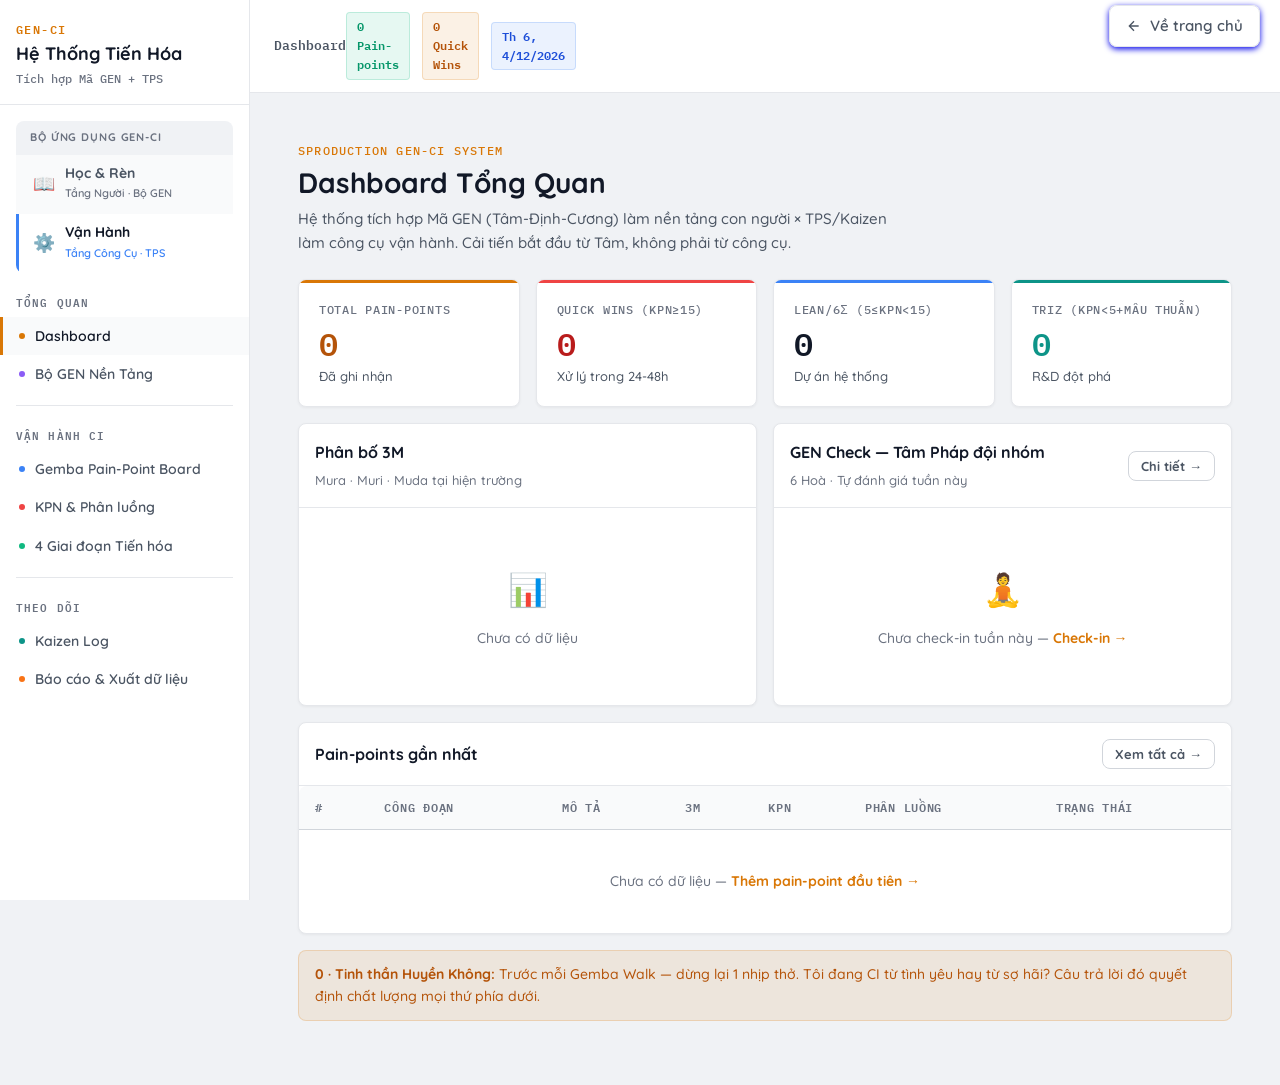
<file: docs/GEN-CI-Van-Hanh.html>
<!DOCTYPE html>
<html lang="vi">
<head>
<meta charset="UTF-8">
<meta name="viewport" content="width=device-width, initial-scale=1.0">
<title>SProduction GEN-CI System (Light Mode)</title>
<!-- Đổi sang font Quicksand + Giữ lại Mono cho số liệu/bảng biểu -->
<link href="https://fonts.googleapis.com/css2?family=IBM+Plex+Mono:wght@400;500;600&family=Quicksand:wght@400;500;600;700&display=swap" rel="stylesheet">
<style>
:root {
  /* LIGHT THEME VARIABLES */
  --bg:       #f0f2f5;
  --bg2:      #ffffff;
  --bg3:      #f9fafb;
  --bg4:      #f3f4f6;
  --line:     #e5e7eb;
  --line2:    #d1d5db;
  --text:     #111827;
  --text2:    #4b5563;
  --text3:    #6b7280;
  
  --gold:     #d97706;
  --gold2:    #b45309;
  --green:    #10b981;
  --green2:   #059669;
  --blue:     #3b82f6;
  --blue2:    #1d4ed8;
  --red:      #ef4444;
  --red2:     #b91c1c;
  --orange:   #f97316;
  --orange2:  #c2410c;
  --purple:   #8b5cf6;
  --teal:     #0d9488;
  
  --r:        8px;
  --mono:     'IBM Plex Mono', monospace;
  --sans:     'Quicksand', sans-serif;
}
*{box-sizing:border-box;margin:0;padding:0}
html{scroll-behavior:smooth}
body{background:var(--bg);color:var(--text);font-family:var(--sans);font-size:15px;line-height:1.6;min-height:100vh; font-weight:500;}
::-webkit-scrollbar{width:6px;height:6px}
::-webkit-scrollbar-track{background:var(--bg)}
::-webkit-scrollbar-thumb{background:var(--line2);border-radius:4px}

/* ── LAYOUT ── */
.shell{display:grid;grid-template-columns:250px 1fr;min-height:100vh}
.sidebar{background:var(--bg2);border-right:1px solid var(--line);display:flex;flex-direction:column;position:sticky;top:0;height:100vh;overflow-y:auto}
.main{overflow-x:hidden}

/* ── SIDEBAR ── */
.sb-logo{padding:20px 16px 16px;border-bottom:1px solid var(--line)}
.sb-logo .mark{font-family:var(--mono);font-size:12px;font-weight:600;letter-spacing:.12em;color:var(--gold);text-transform:uppercase}
.sb-logo .name{font-size:18px;font-weight:700;color:var(--text);margin-top:4px;line-height:1.2}
.sb-logo .ver{font-family:var(--mono);font-size:12px;color:var(--text3);margin-top:4px}
.sb-section{padding:12px 0 4px}
.sb-label{font-family:var(--mono);font-size:11px;font-weight:600;letter-spacing:.1em;color:var(--text3);padding:0 16px 6px;text-transform:uppercase}
.sb-item{display:flex;align-items:center;gap:10px;padding:8px 16px;cursor:pointer;font-size:14px;font-weight:600;color:var(--text2);transition:all .12s;border-left:3px solid transparent;text-decoration:none}
.sb-item:hover{background:var(--bg3);color:var(--text)}
.sb-item.on{color:var(--text);background:var(--bg3);border-left-color:var(--gold)}
.sb-dot{width:6px;height:6px;border-radius:50%;flex-shrink:0}
.sb-divider{height:1px;background:var(--line);margin:8px 16px}

/* ── TOPBAR ── */
.topbar{display:flex;align-items:center;justify-content:space-between;padding:12px 24px;background:var(--bg2);border-bottom:1px solid var(--line);position:sticky;top:0;z-index:50}
.tb-breadcrumb{display:flex;align-items:center;gap:8px;font-family:var(--mono);font-size:13px;color:var(--text3)}
.tb-breadcrumb span{color:var(--text2); font-weight:600;}
.tb-right{display:flex;align-items:center;gap:12px; justify-content: flex-start;margin-right: 700px; }
.badge{font-family:var(--mono);font-size:12px;padding:4px 10px;border-radius:4px;font-weight:600}
.badge-green{background:#10b9811a;color:var(--green2);border:1px solid #10b98133}
.badge-gold{background:#d977061a;color:var(--gold2);border:1px solid #d9770633}
.badge-red{background:#ef44441a;color:var(--red2);border:1px solid #ef444433}
.badge-blue{background:#3b82f61a;color:var(--blue2);border:1px solid #3b82f633}
.badge-gray{background:var(--bg4);color:var(--text2);border:1px solid var(--line2)}

/* ── PAGE ── */
.page{display:none;padding:24px;animation:fadeUp .2s ease}
.page.on{display:block}
@keyframes fadeUp{from{opacity:0;transform:translateY(8px)}to{opacity:1;transform:translateY(0)}}

/* ── SECTION HEADERS ── */
.ph{display:flex;align-items:flex-start;justify-content:space-between;margin-bottom:24px;gap:16px}
.ph-left .eyebrow{font-family:var(--mono);font-size:12px;letter-spacing:.1em;color:var(--gold);text-transform:uppercase;margin-bottom:6px}
.ph-left h1{font-size:28px;font-weight:700;color:var(--text);line-height:1.2}
.ph-left p{font-size:15px;color:var(--text2);margin-top:8px;max-width:600px;line-height:1.6}
.ph-actions{display:flex;gap:8px;flex-shrink:0;flex-wrap:wrap}

/* ── BUTTONS ── */
.btn{display:inline-flex;align-items:center;gap:6px;padding:8px 16px;border-radius:var(--r);font-size:14px;font-family:var(--sans);font-weight:700;cursor:pointer;border:1px solid var(--line2);background:var(--bg2);color:var(--text2);transition:all .12s}
.btn:hover{background:var(--bg4);color:var(--text);border-color:var(--text3)}
.btn-primary{background:var(--gold);border-color:var(--gold);color:#fff}
.btn-primary:hover{background:var(--gold2);border-color:var(--gold2);color:#fff}
.btn-green{background:#10b9811a;border-color:#10b98133;color:var(--green2)}
.btn-green:hover{background:#10b98126}
.btn-red{background:#ef44441a;border-color:#ef444433;color:var(--red2)}
.btn-red:hover{background:#ef444426}
.btn-sm{padding:6px 12px;font-size:13px}
.btn-icon{width:32px;height:32px;padding:0;justify-content:center;font-size:16px}

/* ── GRID ── */
.grid2{display:grid;grid-template-columns:1fr 1fr;gap:16px}
.grid3{display:grid;grid-template-columns:1fr 1fr 1fr;gap:16px}
.grid4{display:grid;grid-template-columns:repeat(4,1fr);gap:16px}

/* ── CARDS ── */
.card{background:var(--bg2);border:1px solid var(--line);border-radius:var(--r);overflow:hidden; box-shadow: 0 1px 3px rgba(0,0,0,0.05);}
.card-head{padding:16px;border-bottom:1px solid var(--line);display:flex;align-items:center;justify-content:space-between}
.card-title{font-size:16px;font-weight:700;color:var(--text)}
.card-sub{font-size:13px;color:var(--text3);margin-top:4px}
.card-body{padding:16px}

/* ── STAT CARDS ── */
.stat{background:var(--bg2);border:1px solid var(--line);border-radius:var(--r);padding:20px;position:relative;overflow:hidden; box-shadow: 0 1px 3px rgba(0,0,0,0.05);}
.stat::before{content:'';position:absolute;top:0;left:0;right:0;height:3px}
.stat-green::before{background:var(--green)}
.stat-gold::before{background:var(--gold)}
.stat-red::before{background:var(--red)}
.stat-blue::before{background:var(--blue)}
.stat-teal::before{background:var(--teal)}
.stat-label{font-family:var(--mono);font-size:12px;letter-spacing:.06em;color:var(--text3);text-transform:uppercase;margin-bottom:8px; font-weight:500;}
.stat-val{font-family:var(--mono);font-size:32px;font-weight:600;line-height:1; color:var(--text)}
.stat-sub{font-size:13px;color:var(--text2);margin-top:6px}

/* ── FORMS ── */
.field{display:flex;flex-direction:column;gap:6px}
.field label{font-size:13px;font-weight:700;color:var(--text2)}
.field input,.field select,.field textarea{background:var(--bg2);border:1px solid var(--line2);border-radius:var(--r);color:var(--text);font-family:var(--sans);font-size:14px;font-weight:500;padding:10px 12px;transition:border-color .12s, box-shadow .12s;outline:none}
.field input:focus,.field select:focus,.field textarea:focus{border-color:var(--gold); box-shadow: 0 0 0 3px rgba(217,119,6,0.1)}
.field textarea{resize:vertical;min-height:80px;line-height:1.6}
.field select option{background:var(--bg2)}
.form-row{display:grid;gap:12px}
.form-row.c2{grid-template-columns:1fr 1fr}
.form-row.c3{grid-template-columns:1fr 1fr 1fr}
.form-row.c4{grid-template-columns:1fr 1fr 1fr 1fr}

/* ── TABLES ── */
.tbl-wrap{overflow-x:auto; border: 1px solid var(--line); border-radius: var(--r);}
table{width:100%;border-collapse:collapse}
th{font-family:var(--mono);font-size:12px;font-weight:600;letter-spacing:.06em;text-transform:uppercase;color:var(--text3);padding:12px 16px;text-align:left;background:var(--bg3);border-bottom:1px solid var(--line2);white-space:nowrap}
td{padding:12px 16px;border-bottom:1px solid var(--line);font-size:14px;vertical-align:top; color:var(--text2)}
tr:last-child td{border-bottom:none}
tr:hover td{background:var(--bg3)}
.td-mono{font-family:var(--mono);font-size:13px; color:var(--text)}
.td-num{font-family:var(--mono);font-size:15px;font-weight:600; color:var(--text)}

/* ── KPN COLORS ── */
.kpn-high{color:var(--red2); font-weight:700;}
.kpn-med{color:var(--gold2); font-weight:700;}
.kpn-low{color:var(--blue2); font-weight:700;}

/* ── PHASE BADGES ── */
.phase-1{background:#d977061a;color:var(--gold2);border:1px solid #d9770633}
.phase-2{background:#3b82f61a;color:var(--blue2);border:1px solid #3b82f633}
.phase-3{background:#10b9811a;color:var(--green2);border:1px solid #10b98133}
.phase-4{background:#8b5cf61a;color:#6d28d9;border:1px solid #8b5cf633}
.phase-tag{font-family:var(--mono);font-size:12px;padding:4px 8px;border-radius:4px;font-weight:600;white-space:nowrap}

/* ── 3M TAGS ── */
.m-mura{background:#3b82f61a;color:var(--blue2);border:1px solid #3b82f633;font-family:var(--mono);font-size:12px;padding:3px 8px;border-radius:4px}
.m-muri{background:#d977061a;color:var(--gold2);border:1px solid #d9770633;font-family:var(--mono);font-size:12px;padding:3px 8px;border-radius:4px}
.m-muda{background:#ef44441a;color:var(--red2);border:1px solid #ef444433;font-family:var(--mono);font-size:12px;padding:3px 8px;border-radius:4px}

/* ── PROGRESS BAR ── */
.prog-wrap{margin:16px 0}
.prog-label{display:flex;justify-content:space-between;font-size:13px;color:var(--text3);margin-bottom:6px; font-weight:600;}
.prog-track{height:6px;background:var(--bg4);border-radius:3px;overflow:hidden}
.prog-fill{height:100%;border-radius:3px;transition:width .4s ease}

/* ── GEN LAYER ── */
.gen-layer{background:linear-gradient(135deg,var(--bg2),var(--bg3));border:1px solid var(--line2);border-radius:var(--r);padding:20px;margin-bottom:16px; box-shadow: 0 1px 3px rgba(0,0,0,0.02);}
.gen-layer-title{font-family:var(--mono);font-size:12px;font-weight:600;letter-spacing:.1em;text-transform:uppercase;margin-bottom:12px;display:flex;align-items:center;gap:10px}
.gen-layer-title::after{content:'';flex:1;height:1px;background:var(--line2)}
.gen-badges{display:flex;flex-wrap:wrap;gap:8px}
.gen-badge{font-family:var(--mono);font-size:12px;padding:4px 10px;border-radius:4px;font-weight:500;border:1px solid}

/* ── TIMELINE ── */
.timeline{display:flex;gap:0;overflow-x:auto;padding-bottom:12px; margin-top: 16px;}
.tl-step{flex:1;min-width:180px;padding:16px;border:1px solid var(--line);border-right:none;position:relative;transition:background .12s; background:var(--bg2)}
.tl-step:first-child{border-radius:var(--r) 0 0 var(--r)}
.tl-step:last-child{border-right:1px solid var(--line);border-radius:0 var(--r) var(--r) 0}
.tl-step:hover{background:var(--bg3)}
.tl-num{font-family:var(--mono);font-size:24px;font-weight:600;line-height:1;margin-bottom:8px}
.tl-name{font-size:15px;font-weight:700;margin-bottom:6px; color:var(--text)}
.tl-desc{font-size:13px;color:var(--text2);line-height:1.5}
.tl-tools{margin-top:10px;display:flex;flex-wrap:wrap;gap:6px}
.tl-tool{font-family:var(--mono);font-size:11px;padding:3px 6px;border-radius:3px;background:var(--bg4);color:var(--text2);border:1px solid var(--line); font-weight:600;}

/* ── CHECKLIST ── */
.ck-list{display:flex;flex-direction:column;gap:8px}
.ck-item{display:flex;align-items:flex-start;gap:10px;padding:10px 14px;border-radius:var(--r);border:1px solid var(--line);cursor:pointer;transition:all .12s;background:var(--bg2)}
.ck-item:hover{border-color:var(--line2); background:var(--bg3)}
.ck-item.done{opacity:.6; background:var(--bg)}
.ck-box{width:18px;height:18px;border-radius:4px;border:1px solid var(--line2);display:flex;align-items:center;justify-content:center;flex-shrink:0;margin-top:2px;font-size:11px;transition:all .12s;color:var(--bg2)}
.ck-item.done .ck-box{background:var(--green);border-color:var(--green); color:#fff}
.ck-item.done .ck-main{text-decoration:line-through;color:var(--text3)}
.ck-main{font-size:14px;font-weight:600;color:var(--text)}
.ck-sub{font-size:13px;color:var(--text3);margin-top:4px;line-height:1.4}

/* ── QUOTE ── */
.quote{border-left:3px solid var(--gold);padding:12px 16px;background:var(--bg2);border-radius:0 var(--r) var(--r) 0;margin:16px 0; box-shadow: 0 1px 2px rgba(0,0,0,0.02);}
.quote-text{font-size:14px;font-weight:600;color:var(--text2);line-height:1.7;font-style:italic}
.quote-src{font-family:var(--mono);font-size:12px;color:var(--text3);margin-top:6px}

/* ── MODAL ── */
.modal-bg{display:none;position:fixed;inset:0;background:rgba(17, 24, 39, 0.6);backdrop-filter: blur(2px);z-index:200;align-items:center;justify-content:center}
.modal-bg.on{display:flex}
.modal{background:var(--bg2);border:1px solid var(--line2);border-radius:var(--r);width:600px;max-width:95vw;max-height:90vh;overflow-y:auto;box-shadow:0 20px 40px rgba(0,0,0,0.15)}
.modal-head{padding:16px 20px;border-bottom:1px solid var(--line);display:flex;align-items:center;justify-content:space-between}
.modal-title{font-size:18px;font-weight:700;color:var(--text)}
.modal-body{padding:20px}
.modal-foot{padding:16px 20px;border-top:1px solid var(--line);display:flex;justify-content:flex-end;gap:10px}

/* ── MISC ── */
.divider{height:1px;background:var(--line);margin:20px 0}
.tag{font-family:var(--mono);font-size:12px;padding:3px 8px;border-radius:4px;font-weight:600}
.empty-state{text-align:center;padding:40px;color:var(--text3);font-size:14px}
.empty-state .ico{font-size:32px;margin-bottom:12px}
.alert{border-radius:var(--r);padding:12px 16px;font-size:14px;border:1px solid;margin-bottom:16px; line-height: 1.6;}
.alert-gold{background:#d977061a;border-color:#d9770633;color:var(--gold2)}
.alert-green{background:#10b9811a;border-color:#10b98133;color:var(--green2)}
.scroll-x{overflow-x:auto}
.text-mono{font-family:var(--mono)}
.gap8{display:flex;flex-direction:column;gap:8px}
.gap12{display:flex;flex-direction:column;gap:12px}
.mt8{margin-top:8px}
.mt12{margin-top:12px}
.mt16{margin-top:16px}
.flex{display:flex;align-items:center}
.flex-between{display:flex;align-items:center;justify-content:space-between}
.flex-wrap{display:flex;flex-wrap:wrap;gap:8px}
.fw600{font-weight:700}
.fs11{font-size:13px}
.col-text3{color:var(--text3)}
.col-text2{color:var(--text2)}
.col-gold{color:var(--gold2)}
.col-green{color:var(--green2)}
.col-red{color:var(--red2)}

/* ── RESPONSIVE ── */
@media(max-width:768px){
  .shell{grid-template-columns:1fr}
  .sidebar{position:relative;height:auto}
  .grid2,.grid3,.grid4{grid-template-columns:1fr}
  .form-row.c2,.form-row.c3,.form-row.c4{grid-template-columns:1fr}
}
</style>
</head>
<body>
<!-- Nút quay lại trang chủ -->
<a href="/CI/" style="
    position: fixed; 
    top: 5px; 
    right: 20px; 
    padding: 8px 16px; 
    background: var(--bg1); 
    border: 1px solid var(--line);
    border-radius: var(--r);
    text-decoration: none;
    color: var(--text2);
    font-weight: 600;
    font-family: var(--sans);
    box-shadow: 0 2px 6px rgba(0,0,234,1);
    z-index: 9999;
    display: flex;
    align-items: center;
    gap: 8px;
">
    <svg width="16" height="16" viewBox="0 0 24 24" fill="none" stroke="currentColor" stroke-width="2"><path d="M19 12H5M12 19l-7-7 7-7"/></svg>
    Về trang chủ
</a>
<div class="shell">

<!-- SIDEBAR -->
<nav class="sidebar">
  <div class="sb-logo">
    <div class="mark">GEN-CI</div>
    <div class="name">Hệ Thống Tiến Hóa </div>
    <div class="ver">Tích hợp Mã GEN + TPS</div>
  </div>
  <!-- Inline Styles updated for Light mode -->
  <div style="margin:16px 16px 8px;border:1px solid var(--border);border-radius:8px;overflow:hidden">
    <div style="background:var(--bg);padding:8px 14px;font-size:11px;letter-spacing:.08em;color:var(--text3);text-transform:uppercase;font-weight:700">Bộ ứng dụng GEN-CI</div>
    <a href="GEN-CI-Hoc-va-Ren.html" style="display:flex;align-items:center;gap:10px;padding:10px 14px;text-decoration:none;font-size:14px;color:var(--text2);background:var(--bg3);border-left:3px solid transparent;font-family:inherit">
      <span style="font-size:18px">📖</span>
      <span><span style="font-weight:700;display:block;line-height:1.2">Học & Rèn</span><span style="font-size:11px;color:var(--text3);font-weight:600">Tầng Người · Bộ GEN</span></span>
    </a>
    <a href="GEN-CI-Van-Hanh.html" style="display:flex;align-items:center;gap:10px;padding:10px 14px;text-decoration:none;font-size:14px;color:var(--blue2);background:var(--bg2);border-left:3px solid var(--blue);font-family:inherit">
      <span style="font-size:18px">⚙️</span>
      <span><span style="font-weight:700;display:block;line-height:1.2;color:var(--text)">Vận Hành</span><span style="font-size:11px;color:var(--blue);font-weight:600">Tầng Công Cụ · TPS</span></span>
    </a>
  </div>

  <div class="sb-section">
    <div class="sb-label">Tổng quan</div>
    <a class="sb-item on" onclick="nav('dashboard')">
      <span class="sb-dot" style="background:var(--gold)"></span>Dashboard
    </a>
    <a class="sb-item" onclick="nav('gen')">
      <span class="sb-dot" style="background:var(--purple)"></span>Bộ GEN Nền Tảng
    </a>
  </div>

  <div class="sb-divider"></div>

  <div class="sb-section">
    <div class="sb-label">Vận hành CI</div>
    <a class="sb-item" onclick="nav('gemba')">
      <span class="sb-dot" style="background:var(--blue)"></span>Gemba Pain-Point Board
    </a>
    <a class="sb-item" onclick="nav('kpn')">
      <span class="sb-dot" style="background:var(--red)"></span>KPN & Phân luồng
    </a>
    <a class="sb-item" onclick="nav('phases')">
      <span class="sb-dot" style="background:var(--green)"></span>4 Giai đoạn Tiến hóa
    </a>
  </div>

  <div class="sb-divider"></div>

  <div class="sb-section">
    <div class="sb-label">Theo dõi</div>
    <a class="sb-item" onclick="nav('kaizen')">
      <span class="sb-dot" style="background:var(--teal)"></span>Kaizen Log
    </a>
    <a class="sb-item" onclick="nav('report')">
      <span class="sb-dot" style="background:var(--orange)"></span>Báo cáo & Xuất dữ liệu
    </a>
  </div>
</nav>

<!-- MAIN -->
<div class="main">

<!-- TOPBAR -->
<div class="topbar">
  <div class="tb-breadcrumb">
    <span id="tb-page">Dashboard</span>
  </div>
  <div class="tb-right">
    <span class="badge badge-green" id="tb-total">0 Pain-points</span>
    <span class="badge badge-gold" id="tb-quick">0 Quick Wins</span>
    <span class="badge badge-blue" id="tb-date"></span>
  </div>
</div>

<!-- ══════════════════════════════════════════════════════════
     PAGE: DASHBOARD
══════════════════════════════════════════════════════════ -->
<div class="page on" id="page-dashboard">
<div style="padding:24px">

  <div class="ph">
    <div class="ph-left">
      <div class="eyebrow">SProduction GEN-CI System</div>
      <h1>Dashboard Tổng Quan</h1>
      <p>Hệ thống tích hợp Mã GEN (Tâm-Định-Cương) làm nền tảng con người × TPS/Kaizen làm công cụ vận hành. Cải tiến bắt đầu từ Tâm, không phải từ công cụ.</p>
    </div>
  </div>

  <!-- STATS -->
  <div class="grid4 mt8" id="dash-stats">
    <div class="stat stat-gold">
      <div class="stat-label">Total Pain-points</div>
      <div class="stat-val col-gold" id="ds-total">0</div>
      <div class="stat-sub">Đã ghi nhận</div>
    </div>
    <div class="stat stat-red">
      <div class="stat-label">Quick Wins (KPN≥15)</div>
      <div class="stat-val col-red" id="ds-qw">0</div>
      <div class="stat-sub">Xử lý trong 24-48h</div>
    </div>
    <div class="stat stat-blue">
      <div class="stat-label">Lean/6σ (5≤KPN&lt;15)</div>
      <div class="stat-val col-blue2" id="ds-l6">0</div>
      <div class="stat-sub">Dự án hệ thống</div>
    </div>
    <div class="stat stat-teal">
      <div class="stat-label">TRIZ (KPN&lt;5+mâu thuẫn)</div>
      <div class="stat-val" style="color:var(--teal)" id="ds-triz">0</div>
      <div class="stat-sub">R&D đột phá</div>
    </div>
  </div>

  <!-- 3M DISTRIBUTION -->
  <div class="grid2 mt16">
    <div class="card">
      <div class="card-head">
        <div>
          <div class="card-title">Phân bố 3M</div>
          <div class="card-sub">Mura · Muri · Muda tại hiện trường</div>
        </div>
      </div>
      <div class="card-body" id="dash-3m">
        <div class="empty-state"><div class="ico">📊</div>Chưa có dữ liệu</div>
      </div>
    </div>
    <div class="card">
      <div class="card-head">
        <div>
          <div class="card-title">GEN Check — Tâm Pháp đội nhóm</div>
          <div class="card-sub">6 Hoà · Tự đánh giá tuần này</div>
        </div>
        <button class="btn btn-sm" onclick="nav('gen')">Chi tiết →</button>
      </div>
      <div class="card-body" id="dash-gen">
        <div class="empty-state"><div class="ico">🧘</div>Chưa check-in tuần này</div>
      </div>
    </div>
  </div>

  <!-- RECENT PAIN-POINTS -->
  <div class="card mt16">
    <div class="card-head">
      <div class="card-title">Pain-points gần nhất</div>
      <button class="btn btn-sm" onclick="nav('gemba')">Xem tất cả →</button>
    </div>
    <div class="tbl-wrap" style="border:none">
      <table id="dash-table">
        <thead><tr>
          <th>#</th><th>Công đoạn</th><th>Mô tả</th><th>3M</th>
          <th>KPN</th><th>Phân luồng</th><th>Trạng thái</th>
        </tr></thead>
        <tbody id="dash-tbody">
          <tr><td colspan="7" class="empty-state">Chưa có dữ liệu — <a style="color:var(--gold);cursor:pointer;font-weight:700" onclick="nav('gemba')">Thêm pain-point đầu tiên →</a></td></tr>
        </tbody>
      </table>
    </div>
  </div>

  <!-- GEN REMINDER -->
  <div class="alert alert-gold mt16">
    <b>0 · Tinh thần Huyền Không:</b> Trước mỗi Gemba Walk — dừng lại 1 nhịp thở. Tôi đang CI từ tình yêu hay từ sợ hãi? Câu trả lời đó quyết định chất lượng mọi thứ phía dưới.
  </div>

</div>
</div>

<!-- ══════════════════════════════════════════════════════════
     PAGE: BỘ GEN NỀN TẢNG
══════════════════════════════════════════════════════════ -->
<div class="page" id="page-gen">
<div style="padding:24px">

  <div class="ph">
    <div class="ph-left">
      <div class="eyebrow">Mã GEN 0955613345</div>
      <h1>Bộ GEN Nền Tảng</h1>
      <p>Con người là tác nhân kích hoạt mọi cải tiến. Trước khi dùng bất kỳ công cụ TPS nào, cần kiểm tra lớp nền GEN.</p>
    </div>
    <div class="ph-actions">
      <button class="btn btn-primary" onclick="openGenCheckin()">Check-in tuần này</button>
    </div>
  </div>

  <!-- HUYEN KHONG -->
  <div class="gen-layer" style="border-color:var(--purple);margin-bottom:20px; background: #faf5ff;">
    <div class="gen-layer-title" style="color:var(--purple)">0 · Tinh Thần Huyền Không — Nền của toàn bộ hệ thống</div>
    <div class="quote" style="border-color:var(--purple)">
      <div class="quote-text">Hòa đồng với tất cả mà không có vấn đề gì cả — và không có vấn đề gì mà vẫn hòa đồng với tất cả.</div>
      <div class="quote-src">Vô Ngã · Vị Tha · Nền của mọi vòng Kaizen thật sự</div>
    </div>
    <div class="quote" style="border-color:var(--blue)">
      <div class="quote-text">Trong TPS, Taiichi Ohno nói: "Dữ liệu quan trọng, nhưng tôi tin tưởng vào sự kiện hơn." Sự kiện chỉ thấy được khi tâm không có thành kiến. Huyền Không là nền tảng của Genchi Genbutsu.</div>
    </div>
  </div>

  <!-- 5 PHAP -->
  <div class="grid2">
    <div>
      <div class="gen-layer" style="border-color:#10b98144">
        <div class="gen-layer-title" style="color:var(--green2)">Định Pháp × CI</div>
        <div class="ck-list" id="gen-dinh-checks"></div>
        <div class="mt12">
          <div class="fs11 col-text3 mb4 fw600">Công cụ TPS tương ứng:</div>
          <div class="flex-wrap">
            <span class="tl-tool">Hoshin Kanri</span>
            <span class="tl-tool">A3 Strategy</span>
            <span class="tl-tool">VSM Future State</span>
            <span class="tl-tool">OKR CI</span>
          </div>
        </div>
      </div>
      <div class="gen-layer" style="border-color:#8b5cf644">
        <div class="gen-layer-title" style="color:var(--purple)">Cương Pháp × CI</div>
        <div class="ck-list" id="gen-cuong-checks"></div>
        <div class="mt12">
          <div class="fs11 col-text3 mb4 fw600">Công cụ TPS tương ứng:</div>
          <div class="flex-wrap">
            <span class="tl-tool">Leader Standard Work</span>
            <span class="tl-tool">Team Charter CI</span>
            <span class="tl-tool">6 Hoà check-in</span>
            <span class="tl-tool">Audit CI</span>
          </div>
        </div>
      </div>
    </div>
    <div>
      <div class="gen-layer" style="border-color:#3b82f644">
        <div class="gen-layer-title" style="color:var(--blue2)">Hành Pháp × CI</div>
        <div class="ck-list" id="gen-hanh-checks"></div>
        <div class="mt12">
          <div class="fs11 col-text3 mb4 fw600">Công cụ TPS tương ứng:</div>
          <div class="flex-wrap">
            <span class="tl-tool">PDCA / DMAIC</span>
            <span class="tl-tool">A3 Problem Solving</span>
            <span class="tl-tool">9 Bước tự học</span>
            <span class="tl-tool">Kaizen Blitz</span>
          </div>
        </div>
      </div>
      <div class="gen-layer" style="border-color:#d9770644">
        <div class="gen-layer-title" style="color:var(--gold2)">Hộ Pháp × CI</div>
        <div class="ck-list" id="gen-ho-checks"></div>
        <div class="mt12">
          <div class="fs11 col-text3 mb4 fw600">Công cụ TPS tương ứng:</div>
          <div class="flex-wrap">
            <span class="tl-tool">5S + Visual Mgmt</span>
            <span class="tl-tool">SOP / SWS</span>
            <span class="tl-tool">4 Điểm NL</span>
            <span class="tl-tool">Thư viện 3 gốc</span>
          </div>
        </div>
      </div>
    </div>
  </div>

  <!-- TAM PHAP - 6 HOA -->
  <div class="gen-layer mt16" style="border-color:#ef444444">
    <div class="gen-layer-title" style="color:var(--red2)">Tâm Pháp × 6 Hoà — Chẩn đoán sức khoẻ đội nhóm CI</div>
    <div class="alert alert-gold" style="margin-bottom:16px">
      <b>Tiến trình mâu thuẫn:</b> Lý Sự (sóng ngầm) → Sinh Sự (dậy sóng) → Quân Sự (bão tố) → Hậu Sự (đổ vỡ). Chẩn đoán đúng tầng để điều trị đúng — không dùng "thuốc mạnh" cho bệnh nhẹ.
    </div>
    <div id="luchoa-grid" class="grid2"></div>
    <div class="mt16">
      <div class="fs11 col-text3 fw600" style="margin-bottom:10px">Check-in 6 Hoà tuần này (nhóm CI)</div>
      <div id="luchoa-checkin" class="grid2"></div>
    </div>
  </div>

  <!-- 9 BUOC -->
  <div class="card mt16">
    <div class="card-head">
      <div class="card-title">9 Bước Tự Học — PDCA của cá nhân</div>
    </div>
    <div class="card-body">
      <div id="buoc9-list" class="gap12"></div>
    </div>
  </div>

</div>
</div>

<!-- ══════════════════════════════════════════════════════════
     PAGE: GEMBA PAIN-POINT BOARD
══════════════════════════════════════════════════════════ -->
<div class="page" id="page-gemba">
<div style="padding:24px">

  <div class="ph">
    <div class="ph-left">
      <div class="eyebrow">Gemba Pain-Point Board</div>
      <h1>Bảng Khảo Sát Bất Mãn Hiện Trường</h1>
      <p>Voice of the Employee = chỉ dấu kỹ thuật. Bất mãn của công nhân không phải cảm tính — đó là Mura/Muri đang tích tụ. Ghi nhận và phân tích để CI đúng gốc.</p>
    </div>
    <div class="ph-actions">
      <button class="btn btn-primary" onclick="openAddPainpoint()">+ Thêm Pain-point</button>
      <button class="btn" onclick="openImport()">Import mẫu</button>
    </div>
  </div>

  <div class="alert alert-gold">
    <b>KPN = (Tác động S × Tần suất O) / Độ khó E</b> · S,O,E thang 1–5 · KPN≥15: Quick Win (24-48h) · 5≤KPN&lt;15: Lean/6Sigma · KPN&lt;5+mâu thuẫn: TRIZ
  </div>

  <div class="card mt16">
    <div class="card-head">
      <div class="card-title">Pain-point Board <span class="tag badge-gray" id="pp-count">0</span></div>
      <div style="display:flex;gap:8px;align-items:center">
        <select id="filter-3m" class="field" style="padding:6px 12px;font-size:13px" onchange="renderPainpoints()">
          <option value="">Tất cả 3M</option>
          <option value="Mura">Mura</option>
          <option value="Muri">Muri</option>
          <option value="Muda">Muda</option>
        </select>
        <select id="filter-status" class="field" style="padding:6px 12px;font-size:13px" onchange="renderPainpoints()">
          <option value="">Tất cả trạng thái</option>
          <option value="Backlog">Backlog</option>
          <option value="In Progress">In Progress</option>
          <option value="Done">Done</option>
        </select>
      </div>
    </div>
    <div class="tbl-wrap" style="border:none">
      <table>
        <thead><tr>
          <th>ID</th><th>Công đoạn</th><th>Mô tả bất mãn</th><th>3M</th>
          <th title="Severity">S</th><th title="Occurrence">O</th><th title="Effort">E</th>
          <th>KPN</th><th>Phân luồng</th><th>Hướng giải quyết</th>
          <th>GEN Layer</th><th>Trạng thái</th><th>Hành động</th>
        </tr></thead>
        <tbody id="pp-tbody"></tbody>
      </table>
    </div>
  </div>

</div>
</div>

<!-- ══════════════════════════════════════════════════════════
     PAGE: KPN & PHÂN LUỒNG
══════════════════════════════════════════════════════════ -->
<div class="page" id="page-kpn">
<div style="padding:24px">

  <div class="ph">
    <div class="ph-left">
      <div class="eyebrow">KPN & Governance Workflow</div>
      <h1>Phân Luồng Xử Lý Ý Tưởng</h1>
      <p>Dòng chảy từ Pain-point → Phân loại → Thẩm quyền phê duyệt → Triển khai. Không có ý tưởng nào bị tắc nghẽn tại Backlog quá 7 ngày.</p>
    </div>
  </div>

  <div class="grid3">
    <div class="stat stat-red">
      <div class="stat-label">Cấp 1 · Quick Wins (KPN≥15)</div>
      <div class="stat-val col-red" id="kpn-c1">0</div>
      <div class="stat-sub">Tổ trưởng duyệt · 24-48h · Kaizen/5S/Poka-Yoke</div>
    </div>
    <div class="stat stat-blue">
      <div class="stat-label">Cấp 2 · Lean/6σ (5≤KPN&lt;15)</div>
      <div class="stat-val col-blue2" id="kpn-c2">0</div>
      <div class="stat-sub">CI Manager · Green/Black Belt · DMAIC</div>
    </div>
    <div class="stat stat-teal">
      <div class="stat-label">Cấp 3 · TRIZ (KPN&lt;5+mâu thuẫn)</div>
      <div class="stat-val" style="color:var(--teal)" id="kpn-c3">0</div>
      <div class="stat-sub">Giám đốc · Master BB · Đột phá công nghệ</div>
    </div>
  </div>

  <div class="grid3 mt16">
    <!-- C1 -->
    <div class="card">
      <div class="card-head" style="border-top:3px solid var(--red)">
        <div>
          <div class="card-title col-red">Cấp 1 · Quick Wins</div>
          <div class="card-sub">KPN ≥ 15.0</div>
        </div>
      </div>
      <div class="card-body gap12" id="kpn-c1-list">
        <div class="empty-state"><div>Chưa có</div></div>
      </div>
    </div>
    <!-- C2 -->
    <div class="card">
      <div class="card-head" style="border-top:3px solid var(--blue)">
        <div>
          <div class="card-title col-blue2">Cấp 2 · Lean / Six Sigma</div>
          <div class="card-sub">5.0 ≤ KPN &lt; 15.0</div>
        </div>
      </div>
      <div class="card-body gap12" id="kpn-c2-list">
        <div class="empty-state"><div>Chưa có</div></div>
      </div>
    </div>
    <!-- C3 -->
    <div class="card">
      <div class="card-head" style="border-top:3px solid var(--teal)">
        <div>
          <div class="card-title" style="color:var(--teal)">Cấp 3 · R&D / TRIZ</div>
          <div class="card-sub">KPN &lt; 5.0 + mâu thuẫn kỹ thuật</div>
        </div>
      </div>
      <div class="card-body gap12" id="kpn-c3-list">
        <div class="empty-state"><div>Chưa có</div></div>
      </div>
    </div>
  </div>

  <!-- GEN LAYER CHO KPN -->
  <div class="gen-layer mt16" style="border-color:#10b98144">
    <div class="gen-layer-title" style="color:var(--green2)">GEN Layer · Phân luồng không phải chỉ là kỹ thuật</div>
    <div class="grid2">
      <div>
        <div class="fs11 col-text2 fw600" style="margin-bottom:8px">Cấp 1 Quick Win cần thêm:</div>
        <div class="gap8">
          <div class="ck-item"><div class="ck-box"></div><div><div class="ck-main">Kiến Hoà: Tổ trưởng và công nhân cùng hiểu vấn đề — không phải 1 người quyết định</div></div></div>
          <div class="ck-item"><div class="ck-box"></div><div><div class="ck-main">Khẩu Hoà: Giải thích lý do thay đổi bằng ái ngữ — không ra lệnh</div></div></div>
          <div class="ck-item"><div class="ck-box"></div><div><div class="ck-main">Lợi Hoà: Kết quả Quick Win được chia sẻ cho cả tổ — không chỉ báo cáo lên</div></div></div>
        </div>
      </div>
      <div>
        <div class="fs11 col-text2 fw600" style="margin-bottom:8px">Cấp 2-3 cần thêm:</div>
        <div class="gap8">
          <div class="ck-item"><div class="ck-box"></div><div><div class="ck-main">9 bước bước 5: Trí tuệ tập thể — thu góc nhìn đa chiều trước khi chốt giải pháp</div></div></div>
          <div class="ck-item"><div class="ck-box"></div><div><div class="ck-main">Định Pháp: Dự án có gắn với mục tiêu CI tổ chức không — không phải "dự án ngoài lề"</div></div></div>
          <div class="ck-item"><div class="ck-box"></div><div><div class="ck-main">1 Triết lý: Ai sẽ là người đi trước thắp đuốc nhân rộng sau khi dự án thành công?</div></div></div>
        </div>
      </div>
    </div>
  </div>

</div>
</div>

<!-- ══════════════════════════════════════════════════════════
     PAGE: 4 GIAI ĐOẠN
══════════════════════════════════════════════════════════ -->
<div class="page" id="page-phases">
<div style="padding:24px">

  <div class="ph">
    <div class="ph-left">
      <div class="eyebrow">Dòng chảy Tiến hóa Hệ thống</div>
      <h1>4 Giai Đoạn Tiến Hóa Sản Xuất</h1>
      <p>Lộ trình tuyến tính từ hỗn loạn đến đột phá. Mỗi giai đoạn có lớp GEN tương ứng — không chỉ là công cụ kỹ thuật.</p>
    </div>
  </div>

  <!-- TIMELINE -->
  <div class="timeline">
    <div class="tl-step">
      <div class="tl-num" style="color:var(--gold)">01</div>
      <div class="tl-name">Khai Sáng &amp; Hiện Hình</div>
      <div class="tl-desc">Nhìn thấy rác ẩn. Phá vỡ trạng thái vô hình của lãng phí tại hiện trường.</div>
      <div class="tl-tools">
        <span class="tl-tool">5S</span>
        <span class="tl-tool">Visual Mgmt</span>
        <span class="tl-tool">Gemba Walk</span>
        <span class="tl-tool">TIMWOODS</span>
        <span class="tl-tool">Pain-Point Board</span>
      </div>
    </div>
    <div class="tl-step">
      <div class="tl-num" style="color:var(--blue)">02</div>
      <div class="tl-name">Ổn Định &amp; Kiểm Soát</div>
      <div class="tl-desc">Trói buộc sự biến động. Đưa quy trình về trạng thái ổn định thống kê.</div>
      <div class="tl-tools">
        <span class="tl-tool">TPM / OEE</span>
        <span class="tl-tool">SPC</span>
        <span class="tl-tool">X-bar/R chart</span>
        <span class="tl-tool">AM / PM</span>
      </div>
    </div>
    <div class="tl-step">
      <div class="tl-num" style="color:var(--green)">03</div>
      <div class="tl-name">Tối Ưu &amp; Tinh Gọn</div>
      <div class="tl-desc">Gọt dũa dòng chảy giá trị. Takt Time, SMED, Six Sigma DMAIC.</div>
      <div class="tl-tools">
        <span class="tl-tool">Lean / Pull</span>
        <span class="tl-tool">SMED</span>
        <span class="tl-tool">DMAIC</span>
        <span class="tl-tool">DOE / ANOVA</span>
        <span class="tl-tool">Cpk &gt; 1.67</span>
      </div>
    </div>
    <div class="tl-step">
      <div class="tl-num" style="color:var(--purple)">04</div>
      <div class="tl-name">Đột Phá Sáng Tạo</div>
      <div class="tl-desc">Đập tan giới hạn vật lý. TRIZ từ chối sự thỏa hiệp — IFR không trade-off.</div>
      <div class="tl-tools">
        <span class="tl-tool">TRIZ / IFR</span>
        <span class="tl-tool">40 Nguyên lý</span>
        <span class="tl-tool">Ma trận mâu thuẫn</span>
        <span class="tl-tool">R&amp;D</span>
      </div>
    </div>
  </div>

  <!-- DETAIL CARDS -->
  <div class="gap16 mt16" id="phase-cards"></div>

</div>
</div>

<!-- ══════════════════════════════════════════════════════════
     PAGE: KAIZEN LOG
══════════════════════════════════════════════════════════ -->
<div class="page" id="page-kaizen">
<div style="padding:24px">

  <div class="ph">
    <div class="ph-left">
      <div class="eyebrow">Kaizen Log</div>
      <h1>Nhật Ký Cải Tiến</h1>
      <p>Mỗi Kaizen nhỏ đều được ghi lại — dù thành công hay thất bại. "Thất bại = bài học" không phải khẩu hiệu — là cơ chế dữ liệu. Theo 9 bước bước 9: Tổng hợp cải tiến.</p>
    </div>
    <div class="ph-actions">
      <button class="btn btn-primary" onclick="openAddKaizen()">+ Ghi Kaizen mới</button>
    </div>
  </div>

  <div class="grid4">
    <div class="stat stat-green">
      <div class="stat-label">Tổng Kaizen</div>
      <div class="stat-val col-green" id="kz-total">0</div>
    </div>
    <div class="stat stat-gold">
      <div class="stat-label">Thành công</div>
      <div class="stat-val col-gold" id="kz-success">0</div>
    </div>
    <div class="stat stat-red">
      <div class="stat-label">Đang triển khai</div>
      <div class="stat-val col-red" id="kz-inprog">0</div>
    </div>
    <div class="stat stat-blue">
      <div class="stat-label">Bài học rút ra</div>
      <div class="stat-val col-blue2" id="kz-lessons">0</div>
    </div>
  </div>

  <div class="card mt16">
    <div class="tbl-wrap" style="border:none">
      <table>
        <thead><tr>
          <th>Ngày</th><th>Pain-point ref</th><th>Hành động Kaizen</th>
          <th>Trước</th><th>Sau</th><th>Bài học / GEN</th><th>Trạng thái</th><th></th>
        </tr></thead>
        <tbody id="kz-tbody">
          <tr><td colspan="8" class="empty-state">Chưa có Kaizen nào được ghi nhận</td></tr>
        </tbody>
      </table>
    </div>
  </div>

</div>
</div>

<!-- ══════════════════════════════════════════════════════════
     PAGE: BÁO CÁO
══════════════════════════════════════════════════════════ -->
<div class="page" id="page-report">
<div style="padding:24px">

  <div class="ph">
    <div class="ph-left">
      <div class="eyebrow">Báo cáo & Xuất dữ liệu</div>
      <h1>Tổng Kết CI</h1>
      <p>Kết quả cải tiến phải được chuẩn hóa vào SWS. Báo cáo CI 1 trang — ai cũng đọc được trong 2 phút.</p>
    </div>
    <div class="ph-actions">
      <button class="btn btn-primary" onclick="exportReport()">Xuất báo cáo CSV</button>
      <button class="btn" onclick="printPage()">In trang này</button>
    </div>
  </div>

  <div id="report-content"></div>

</div>
</div>

</div><!-- end main -->
</div><!-- end shell -->

<!-- ══════════════════════════════════════════════════════════
     MODALS
══════════════════════════════════════════════════════════ -->

<!-- ADD PAIN-POINT -->
<div class="modal-bg" id="modal-add-pp">
  <div class="modal">
    <div class="modal-head">
      <div class="modal-title">+ Thêm Pain-point mới</div>
      <button class="btn btn-icon" onclick="closeModal('modal-add-pp')">✕</button>
    </div>
    <div class="modal-body">
      <div class="gap12">
        <div class="form-row c2">
          <div class="field"><label>Công đoạn / Trạm</label><input id="pp-station" placeholder="VD: Trạm lắp ráp IC, Công đoạn hàn..."></div>
          <div class="field"><label>Người ghi nhận</label><input id="pp-reporter" placeholder="Tên công nhân / tổ trưởng"></div>
        </div>
        <div class="field"><label>Mô tả bất mãn / khó khăn cụ thể</label><textarea id="pp-desc" placeholder="Mô tả chi tiết: tình huống xảy ra, cảm giác khó, tần suất gặp..."></textarea></div>
        <div class="form-row c2">
          <div class="field"><label>Phân loại 3M</label>
            <select id="pp-3m">
              <option value="">-- Chọn --</option>
              <option value="Mura">Mura — Biến động/Không đồng đều</option>
              <option value="Muri">Muri — Quá tải (người/máy)</option>
              <option value="Muda">Muda — Lãng phí vô ích</option>
            </select>
          </div>
          <div class="field"><label>Hướng giải quyết sơ bộ</label><input id="pp-solution" placeholder="Quick fix / công cụ dự kiến..."></div>
        </div>
        <div class="form-row c3">
          <div class="field">
            <label>S — Tác động (1-5)</label>
            <select id="pp-s">
              <option value="1">1 · Nhỏ, không dừng chuyền</option>
              <option value="2">2 · Ảnh hưởng cục bộ</option>
              <option value="3">3 · Lỗi CL, dừng &lt;5 phút</option>
              <option value="4">4 · Dừng chuyền &gt;5 phút</option>
              <option value="5">5 · Tai nạn / lỗi đến KH</option>
            </select>
          </div>
          <div class="field">
            <label>O — Tần suất (1-5)</label>
            <select id="pp-o">
              <option value="1">1 · Hiếm (1 lần/tháng)</option>
              <option value="2">2 · Vài lần/tháng</option>
              <option value="3">3 · Hàng tuần</option>
              <option value="4">4 · Vài lần/tuần</option>
              <option value="5">5 · Liên tục mỗi ca</option>
            </select>
          </div>
          <div class="field">
            <label>E — Độ khó giải quyết (1-5)</label>
            <select id="pp-e">
              <option value="1">1 · Rất dễ, Quick Win 24h</option>
              <option value="2">2 · Dễ, 1 tuần</option>
              <option value="3">3 · Vừa, cần liên phòng</option>
              <option value="4">4 · Khó, thay đổi lớn</option>
              <option value="5">5 · Rất khó, đổi công nghệ</option>
            </select>
          </div>
        </div>
        <div class="field">
          <label>GEN Layer — Liên kết với bộ GEN (chọn điểm cần chú ý)</label>
          <select id="pp-gen">
            <option value="Hành Pháp">Hành Pháp — Cần cải tiến quy trình thao tác</option>
            <option value="Hộ Pháp">Hộ Pháp — Thiếu công cụ / tài nguyên</option>
            <option value="Định Pháp">Định Pháp — Mục tiêu CI chưa rõ</option>
            <option value="Cương Pháp">Cương Pháp — Kỷ luật / cam kết yếu</option>
            <option value="Tâm Pháp">Tâm Pháp — Văn hóa / tinh thần đội nhóm</option>
          </select>
        </div>
        <div class="field">
          <label>Mâu thuẫn kỹ thuật TRIZ (nếu có)</label>
          <input id="pp-triz" placeholder="VD: Tăng tốc độ → tăng nhiệt → nứt sản phẩm. Để trống nếu không có.">
        </div>
        <div id="pp-kpn-preview" class="alert alert-gold" style="display:none"></div>
      </div>
    </div>
    <div class="modal-foot">
      <button class="btn" onclick="closeModal('modal-add-pp')">Hủy</button>
      <button class="btn btn-primary" onclick="savePainpoint()">Lưu Pain-point</button>
    </div>
  </div>
</div>

<!-- ADD KAIZEN -->
<div class="modal-bg" id="modal-add-kz">
  <div class="modal">
    <div class="modal-head">
      <div class="modal-title">Ghi Kaizen mới</div>
      <button class="btn btn-icon" onclick="closeModal('modal-add-kz')">✕</button>
    </div>
    <div class="modal-body">
      <div class="gap12">
        <div class="form-row c2">
          <div class="field"><label>Pain-point liên quan (ID)</label><input id="kz-pp-ref" placeholder="PP-001, PP-002..."></div>
          <div class="field"><label>Ngày thực hiện</label><input type="date" id="kz-date"></div>
        </div>
        <div class="field"><label>Hành động Kaizen cụ thể</label><textarea id="kz-action" placeholder="Mô tả thay đổi đã thực hiện..."></textarea></div>
        <div class="form-row c2">
          <div class="field"><label>Trạng thái trước (số liệu)</label><input id="kz-before" placeholder="VD: OEE 72%, thời gian setup 45 phút..."></div>
          <div class="field"><label>Trạng thái sau (số liệu)</label><input id="kz-after" placeholder="VD: OEE 85%, setup 8 phút..."></div>
        </div>
        <div class="field"><label>Bài học rút ra (9 bước bước 9)</label><textarea id="kz-lesson" placeholder="Điều gì hoạt động? Điều gì không? Vòng PDCA tiếp theo bắt đầu từ đây..."></textarea></div>
        <div class="field"><label>GEN insight</label><input id="kz-gen" placeholder="Kaizen này liên quan đến Định/Cương/Hành/Hộ/Tâm Pháp điểm nào?"></div>
        <div class="field"><label>Trạng thái</label>
          <select id="kz-status">
            <option value="In Progress">In Progress</option>
            <option value="Thành công">Thành công</option>
            <option value="Cần xem xét lại">Cần xem xét lại</option>
          </select>
        </div>
      </div>
    </div>
    <div class="modal-foot">
      <button class="btn" onclick="closeModal('modal-add-kz')">Hủy</button>
      <button class="btn btn-primary" onclick="saveKaizen()">Lưu Kaizen</button>
    </div>
  </div>
</div>

<!-- GEN CHECK-IN -->
<div class="modal-bg" id="modal-gen-checkin">
  <div class="modal" style="width:480px">
    <div class="modal-head">
      <div class="modal-title">Check-in GEN tuần này</div>
      <button class="btn btn-icon" onclick="closeModal('modal-gen-checkin')">✕</button>
    </div>
    <div class="modal-body">
      <div class="fs11 col-text2 fw600" style="margin-bottom:12px">Tự đánh giá 6 Hoà của nhóm CI tuần này (1=Yếu, 5=Tốt)</div>
      <div class="gap12" id="gen-checkin-form"></div>
    </div>
    <div class="modal-foot">
      <button class="btn" onclick="closeModal('modal-gen-checkin')">Hủy</button>
      <button class="btn btn-primary" onclick="saveGenCheckin()">Lưu Check-in</button>
    </div>
  </div>
</div>

<script>
// ══════════════════════════════════════════════════════
// DATA STORE (Đã chuyển sang API)
// ══════════════════════════════════════════════════════
let DB = { painpoints: [], kaizens: [], genCheckins: [], genChecks: {dinh:[],cuong:[],hanh:[],ho:[]}, ppCounter: 0, kzCounter: 0 };

async function saveDB() {
  try {
    localStorage.setItem('genci_production_db', JSON.stringify(DB));
  } catch(e) { console.error('Lỗi lưu CSDL', e); }
}

async function loadDB() {
  try {
    const raw = localStorage.getItem('genci_production_db');
    if (raw) {
      const data = JSON.parse(raw);
      DB = data;
      // Khôi phục counter để tạo ID tự động tăng
      DB.ppCounter = DB.painpoints.length ? Math.max(...DB.painpoints.map(p => parseInt(p.id.split('-')[1]) || 0)) : 0;
      DB.kzCounter = DB.kaizens.length ? Math.max(...DB.kaizens.map(k => parseInt(k.id.split('-')[1]) || 0)) : 0;
    }
    renderDashboard();
  } catch(e) { console.error('Lỗi tải CSDL', e); }
}

// ══════════════════════════════════════════════════════
// DATA CONSTANTS
// ══════════════════════════════════════════════════════
const GEN_CHECKS = {
  dinh:[
    'Mục tiêu CI tuần này rõ ràng, có thể đo được',
    'Mọi người biết tại sao mình làm CI này (không chỉ vì được yêu cầu)',
    'Định Pháp nhóm nhất quán với Định Pháp tổ chức lớn'
  ],
  cuong:[
    'Cam kết CI tuần này được giữ đúng',
    'Không có ai nói một đằng làm một nẻo trong nhóm CI',
    'Thưởng/phạt CI được thực thi công bằng'
  ],
  hanh:[
    'Có ít nhất 1 Kaizen nhỏ được thực hiện thực tế (không chỉ trên giấy)',
    '9 bước: có học hỏi và tổng hợp sau mỗi hành động CI',
    'Kế hoạch CI theo C.Người-C.Việc-T.Gian được theo dõi sát'
  ],
  ho:[
    'Công cụ và tài nguyên CI đủ để thực hiện kế hoạch tuần này',
    'Tài liệu CI được cập nhật và ai cũng truy cập được',
    'Không có ý tưởng CI nào bị tắc nghẽn vì thiếu phương tiện'
  ]
};

const LUCHOA = [
  {n:'Thân Hoà', desc:'Chung sống hòa hợp, cùng Gemba, cùng làm CI — không ai đứng ngoài nhìn', ci:'Cùng Gemba Walk — không phải chỉ 1 người đi báo cáo'},
  {n:'Kiến Hoà', desc:'Cùng ngôn ngữ CI, cùng phương pháp — đàm luận tìm cái đúng, không tranh luận tìm người đúng', ci:'Đào tạo CI cùng nền: PDCA, A3, KPN — ai cũng hiểu'},
  {n:'Khẩu Hoà', desc:'Lời nói chân-thiện-mỹ. Feedback CI bằng ái ngữ, không phán xét người', ci:'Báo lỗi sản xuất = hành động dũng cảm, không phải tội lỗi'},
  {n:'Ý Hoà', desc:'Mục tiêu CI chung từ trong tim — không phải áp đặt từ trên xuống', ci:'OKR CI được đội cùng xây dựng, không chỉ nhận xuống'},
  {n:'Giới Hoà', desc:'Tự giác giữ kỷ luật CI — không cần nhắc liên tục', ci:'Cương Pháp CI = tự nguyện vì hiểu, không phải sợ phạt'},
  {n:'Lợi Hoà', desc:'Thành quả CI nhìn thấy người khác (cửa sổ). Lỗi CI nhìn thấy lỗi ở mình (tấm gương)', ci:'Kết quả CI thuộc về toàn tổ — không tích lũy cho 1 người'}
];

const BUOC9 = [
  {n:1,t:'Tiếp nhận',d:'Đọc kỹ báo cáo pain-point, quan sát Gemba trọn vẹn',ci:'Gemba Walk: quan sát 30 phút, không phán xét'},
  {n:2,t:'Tách lớp',d:'Phân tích 3M: đây là Mura, Muri hay Muda? Gốc rễ là gì?',ci:'5 Whys: hỏi Tại sao 5 lần trước khi kết luận'},
  {n:3,t:'Tổng hợp',d:'Gói gọn vấn đề trong 1-2 câu — test: người khác đọc có hiểu không?',ci:'A3 phần Problem Statement — ngắn gọn, rõ ràng'},
  {n:4,t:'Tự vấn',d:'Giải pháp tôi đang nghĩ có đang bị ảnh hưởng bởi thành kiến không?',ci:'Reflection: tôi có đang "giải pháp trước khi hiểu vấn đề"?'},
  {n:5,t:'Trí tuệ tập thể',d:'Thu góc nhìn công nhân, kỹ thuật, bảo trì trước khi quyết',ci:'A3 review: chia sẻ với người làm trực tiếp trước'},
  {n:6,t:'Thống nhất',d:'Chốt giải pháp — ai làm gì, khi nào, đo bằng gì',ci:'Action plan CI: cụ thể, có deadline, có người chịu trách nhiệm'},
  {n:7,t:'Thực hành',d:'Làm thật, ghi số liệu thật — dù kết quả tốt hay xấu',ci:'Kaizen: thực hiện, đo trước/sau, không đợi hoàn hảo'},
  {n:8,t:'Theo dõi',d:'So sánh kết quả thực tế với kỳ vọng — không tô hồng',ci:'PDCA Check: số liệu thật, không phải báo cáo đẹp'},
  {n:9,t:'Tổng hợp cải tiến',d:'Vòng PDCA tiếp theo bắt đầu từ bài học vòng này',ci:'Kaizen Log: ghi bài học dù thành công hay thất bại'}
];

const PHASES = [
  {
    n:'01', col:['var(--gold)','#fef3c7','#fde68a'],
    title:'Khai Sáng & Hiện Hình (Visibility)',
    sub:'Nhìn thấy rác ẩn — phá vỡ trạng thái vô hình của lãng phí',
    desc:'5S không phải dọn vệ sinh — là công cụ sàng lọc cấu trúc để mọi bất thường đập vào mắt trong 3 giây. Gemba Walk có checklist TIMWOODS. Pain-points thu từ công nhân → Bảng khảo sát bất mãn → phân loại 3M.',
    tools:['5S + Visual Management','Gemba Walk (TIMWOODS checklist)','Pain-Point Board + KPN','Andon System'],
    gen:'Tâm Pháp: Trước khi nhìn thấy lãng phí bên ngoài, phải nhìn thấy điểm mù bên trong. Huyền Không: quan sát Gemba không thành kiến. Thân Hoà: cùng đi Gemba — không phải 1 người đi báo cáo.',
    checks:['5S đã được triển khai đủ 5 bước (không phải chỉ dọn dẹp)','Gemba Walk định kỳ có checklist TIMWOODS','Pain-Point Board có tại mỗi xưởng, được cập nhật real-time','Công nhân tự tin ghi pain-point mà không sợ bị phán xét']
  },
  {
    n:'02', col:['var(--blue)','#dbeafe','#bfdbfe'],
    title:'Ổn Định & Kiểm Soát (Stability)',
    sub:'Trói buộc sự biến động — đưa quy trình về trạng thái ổn định thống kê',
    desc:'TPM ổn định phần cứng: AM (bảo trì tự quản) + PM (kế hoạch), nâng OEE. SPC kiểm soát phần mềm: biểu đồ X-bar/R phát hiện special causes trước khi tạo lỗi. Không tối ưu được quy trình biến động vô độ.',
    tools:['TPM: AM + PM → OEE','SPC: X-bar/R charts, Control Limits','Process Capability (Cp, Cpk)','Root Cause Analysis'],
    gen:'Cương Pháp: Bảo trì tự quản (AM) = Giới Hoà — công nhân tự giác bảo dưỡng máy. Định Pháp: OEE target rõ ràng, nhất quán với chiến lược. 9 bước bước 8: theo dõi đánh giá — biểu đồ SPC là công cụ.',
    checks:['AM schedule được thực hiện đủ, không bỏ sót','OEE được đo và hiển thị tại hiện trường','Biểu đồ SPC được vận hành thật — không chỉ treo cho đẹp','Cpk của quy trình trọng yếu ≥ 1.33']
  },
  {
    n:'03', col:['var(--green)','#d1fae5','#a7f3d0'],
    title:'Tối Ưu & Tinh Gọn (Optimization)',
    sub:'Gọt dũa dòng chảy giá trị — tỷ lệ lỗi về phần triệu',
    desc:'Đồng bộ Takt Time. SMED: chuyển Internal Setup → External, ép thời gian dừng máy < 10 phút. DMAIC cho bài toán đa biến. DOE tối ưu Process Window. Cpk > 1.67 = < 3.4 DPMO.',
    tools:['Takt Time + Pull System','SMED (Internal → External setup)','DMAIC + DOE + ANOVA','Value Stream Mapping'],
    gen:'Hành Pháp: đây là vùng Kaizen Blitz và DMAIC. 9 bước bước 6-7: thống nhất hành động → thực hành kỷ luật. 1 Triết lý: kết quả SMED thành công → người đi trước thắp đuốc nhân rộng sang dây chuyền khác.',
    checks:['Takt Time được tính và hiển thị tại từng trạm','SMED: đã phân tích Internal/External setup','Ít nhất 1 DMAIC project hoàn thành với dữ liệu thật','Yokoten: có cơ chế nhân rộng Kaizen thành công']
  },
  {
    n:'04', col:['var(--purple)','#ede9fe','#ddd6fe'],
    title:'Đột Phá Sáng Tạo (Breakthrough)',
    sub:'Đập tan giới hạn vật lý — TRIZ từ chối sự thỏa hiệp',
    desc:'Lean/6Sigma chạm ngưỡng bão hòa kỹ thuật. TRIZ định hình IFR: hệ thống tự thực hiện chức năng mà không sinh tác dụng có hại. Ma trận mâu thuẫn Altshuller → 40 nguyên lý sáng tạo → thiết kế lại công nghệ.',
    tools:['IFR (Ideal Final Result)','Ma trận mâu thuẫn Altshuller','40 Nguyên lý sáng tạo TRIZ','Substance-Field Analysis'],
    gen:'Định Pháp đột phá: tầm nhìn vượt thoát — không còn là CI incremental mà là thay đổi cuộc chơi. Huyền Không thực sự: từ chối thỏa hiệp (trade-off) vì tin rằng mâu thuẫn có thể được triệt tiêu hoàn toàn. 9 bước bước 4: Tự vấn sâu nhất — IFR là gì?',
    checks:['Đã xác định ít nhất 1 mâu thuẫn kỹ thuật cốt lõi','Đã định nghĩa IFR bằng ngôn ngữ TRIZ','Đã tra cứu Ma trận mâu thuẫn Altshuller','Có chuyên gia TRIZ hoặc kế hoạch đào tạo']
  }
];

// ══════════════════════════════════════════════════════
// NAV
// ══════════════════════════════════════════════════════
const PAGE_LABELS = {
  dashboard:'Dashboard',gemba:'Gemba Pain-Point Board',
  kpn:'KPN & Phân luồng',phases:'4 Giai đoạn Tiến hóa',
  kaizen:'Kaizen Log',report:'Báo cáo',gen:'Bộ GEN Nền Tảng'
};
function nav(p){
  document.querySelectorAll('.page').forEach(el=>el.classList.remove('on'));
  document.querySelectorAll('.sb-item').forEach(el=>el.classList.remove('on'));
  document.getElementById('page-'+p)?.classList.add('on');
  document.querySelector(`[onclick="nav('${p}')"]`)?.classList.add('on');
  document.getElementById('tb-page').textContent = PAGE_LABELS[p]||p;
  if(p==='dashboard') renderDashboard();
  if(p==='gemba') renderPainpoints();
  if(p==='kpn') renderKPN();
  if(p==='phases') renderPhases();
  if(p==='kaizen') renderKaizen();
  if(p==='report') renderReport();
  if(p==='gen') renderGen();
  window.scrollTo({top:0,behavior:'smooth'});
}

// ══════════════════════════════════════════════════════
// KPN CALC
// ══════════════════════════════════════════════════════
function calcKPN(s,o,e){ return e>0 ? Math.round((s*o/e)*10)/10 : 0 }
function getPhase(kpn, hasTriz){
  if(kpn>=15) return {label:'Cấp 1 · Quick Win',cls:'phase-1',tag:'Q-WIN'}
  if(kpn>=5) return {label:'Cấp 2 · Lean/6σ',cls:'phase-2',tag:'L6S'}
  if(hasTriz) return {label:'Cấp 3 · TRIZ',cls:'phase-4',tag:'TRIZ'}
  return {label:'Cấp 3 · R&D',cls:'phase-3',tag:'R&D'}
}
function get3MCls(m){
  if(m==='Mura') return 'm-mura'
  if(m==='Muri') return 'm-muri'
  return 'm-muda'
}
function getKPNcls(k){ return k>=15?'kpn-high':k>=5?'kpn-med':'kpn-low' }

// ══════════════════════════════════════════════════════
// DASHBOARD
// ══════════════════════════════════════════════════════
function renderDashboard(){
  const pps = DB.painpoints;
  const qw = pps.filter(p=>p.kpn>=15).length;
  const l6 = pps.filter(p=>p.kpn>=5&&p.kpn<15).length;
  const triz = pps.filter(p=>p.kpn<5&&p.triz).length;
  document.getElementById('ds-total').textContent = pps.length;
  document.getElementById('ds-qw').textContent = qw;
  document.getElementById('ds-l6').textContent = l6;
  document.getElementById('ds-triz').textContent = triz;
  document.getElementById('tb-total').textContent = pps.length+' Pain-points';
  document.getElementById('tb-quick').textContent = qw+' Quick Wins';

  // 3M
  const mura=pps.filter(p=>p.m3==='Mura').length;
  const muri=pps.filter(p=>p.m3==='Muri').length;
  const muda=pps.filter(p=>p.m3==='Muda').length;
  document.getElementById('dash-3m').innerHTML = pps.length===0
    ? '<div class="empty-state"><div class="ico">📊</div>Chưa có dữ liệu</div>'
    : `<div class="gap12">
        ${bar3m('Mura (Biến động)',mura,pps.length,'var(--blue)')}
        ${bar3m('Muri (Quá tải)',muri,pps.length,'var(--gold)')}
        ${bar3m('Muda (Lãng phí)',muda,pps.length,'var(--red)')}
      </div>`;

  // GEN check
  const lastCheckin = DB.genCheckins[DB.genCheckins.length-1];
  document.getElementById('dash-gen').innerHTML = lastCheckin
    ? `<div class="gap12">${LUCHOA.map((h,i)=>{
        const score = lastCheckin.scores?.[i]||0;
        const col = score>=4?'var(--green)':score>=3?'var(--gold)':'var(--red)';
        return `<div class="flex-between"><span class="fs11 fw600 col-text2">${h.n}</span><div class="flex" style="gap:8px"><div style="font-family:var(--mono);font-size:15px;font-weight:600;color:${col}">${score||'—'}</div><div style="width:70px;height:5px;background:var(--border);border-radius:3px;overflow:hidden"><div style="width:${(score/5)*100}%;height:100%;background:${col};border-radius:3px"></div></div></div></div>`
      }).join('')}</div>`
    : '<div class="empty-state"><div class="ico">🧘</div>Chưa check-in tuần này — <a style="color:var(--gold);cursor:pointer;font-weight:700" onclick="nav(\'gen\')">Check-in →</a></div>';

  // recent table
  const recent = [...pps].slice(-5).reverse();
  document.getElementById('dash-tbody').innerHTML = recent.length===0
    ? `<tr><td colspan="7" class="empty-state">Chưa có dữ liệu — <a style="color:var(--gold);cursor:pointer;font-weight:700" onclick="nav('gemba')">Thêm pain-point đầu tiên →</a></td></tr>`
    : recent.map(p=>ppRow(p,true)).join('');
}

function bar3m(label,count,total,col){
  const pct = total>0?Math.round(count/total*100):0;
  return `<div>
    <div class="flex-between" style="margin-bottom:6px"><span class="fs11 col-text2 fw600">${label}</span><span class="text-mono fs11 fw600">${count}</span></div>
    <div class="prog-track"><div class="prog-fill" style="width:${pct}%;background:${col}"></div></div>
  </div>`;
}

// ══════════════════════════════════════════════════════
// GEN PAGE
// ══════════════════════════════════════════════════════
function renderGen(){
  ['dinh','cuong','hanh','ho'].forEach(k=>{
    const el = document.getElementById(`gen-${k}-checks`);
    if(!el) return;
    el.innerHTML = GEN_CHECKS[k].map((c,i)=>{
      const done = DB.genChecks[k]?.[i];
      return `<div class="ck-item${done?' done':''}" onclick="toggleGenCheck('${k}',${i})">
        <div class="ck-box">${done?'✓':''}</div>
        <div><div class="ck-main">${c}</div></div>
      </div>`;
    }).join('');
  });

  document.getElementById('luchoa-grid').innerHTML = LUCHOA.map(h=>`
    <div style="padding:14px;background:var(--bg2);border:1px solid var(--border);border-radius:var(--r);box-shadow:0 1px 2px rgba(0,0,0,0.02)">
      <div class="fw600 fs11" style="color:var(--teal);margin-bottom:4px;font-size:14px">${h.n}</div>
      <div class="fs11 col-text2" style="margin-bottom:8px;font-weight:500;line-height:1.5">${h.desc}</div>
      <div class="fs11" style="color:var(--teal);font-weight:600;padding:6px 10px;background:#14b8a61a;border-radius:4px">${h.ci}</div>
    </div>`).join('');

  document.getElementById('luchoa-checkin').innerHTML = LUCHOA.map((h,i)=>{
    const last = DB.genCheckins[DB.genCheckins.length-1];
    const s = last?.scores?.[i]||0;
    const col=s>=4?'var(--green)':s>=3?'var(--gold)':s>0?'var(--red)':'var(--text3)';
    return `<div class="flex-between" style="padding:10px 14px;background:var(--bg2);border:1px solid var(--border);border-radius:var(--r);box-shadow:0 1px 2px rgba(0,0,0,0.02)">
      <span class="fs11 col-text2 fw600">${h.n}</span>
      <span style="font-family:var(--mono);font-size:16px;font-weight:700;color:${col}">${s||'—'}</span>
    </div>`;
  }).join('');

  document.getElementById('buoc9-list').innerHTML = BUOC9.map(b=>`
    <div style="display:grid;grid-template-columns:36px 1fr;gap:12px;padding:12px 14px;background:var(--bg2);border:1px solid var(--border);border-radius:var(--r);box-shadow:0 1px 2px rgba(0,0,0,0.02)">
      <div style="font-family:var(--mono);font-size:20px;font-weight:700;color:var(--purple);line-height:1.2">${b.n}</div>
      <div>
        <div class="fs11 fw600" style="margin-bottom:4px;font-size:14px">${b.t}</div>
        <div class="fs11 col-text3" style="margin-bottom:6px;font-weight:500;line-height:1.5">${b.d}</div>
        <div class="fs11" style="color:var(--purple);font-weight:600;padding:4px 8px;background:#8b5cf61a;border-radius:4px">${b.ci}</div>
      </div>
    </div>`).join('');
}

function toggleGenCheck(k,i){
  if(!DB.genChecks[k]) DB.genChecks[k]=[];
  DB.genChecks[k][i] = !DB.genChecks[k][i];
  saveDB(); renderGen();
}

function openGenCheckin(){
  document.getElementById('gen-checkin-form').innerHTML = LUCHOA.map((h,i)=>{
    const last = DB.genCheckins[DB.genCheckins.length-1];
    const s = last?.scores?.[i]||3;
    return `<div class="flex-between" style="padding:12px 14px;background:var(--bg2);border:1px solid var(--border);border-radius:var(--r)">
      <div><div class="fs11 fw600" style="font-size:14px;margin-bottom:2px">${h.n}</div><div class="fs11 col-text3" style="font-weight:500">${h.ci}</div></div>
      <select id="ci-score-${i}" style="width:80px;padding:6px 8px;font-size:14px;font-weight:600;background:var(--bg4);border:1px solid var(--line2);border-radius:var(--r);color:var(--text);outline:none">
        ${[1,2,3,4,5].map(v=>`<option value="${v}" ${v===s?'selected':''}>${v}</option>`).join('')}
      </select>
    </div>`;
  }).join('');
  openModal('modal-gen-checkin');
}

function saveGenCheckin(){
  const scores = LUCHOA.map((_,i)=>parseInt(document.getElementById(`ci-score-${i}`)?.value||3));
  DB.genCheckins.push({date:new Date().toLocaleDateString('vi'),scores});
  saveDB(); closeModal('modal-gen-checkin'); renderGen(); renderDashboard();
}

// ══════════════════════════════════════════════════════
// PAIN-POINTS
// ══════════════════════════════════════════════════════
function openAddPainpoint(){
  document.getElementById('pp-station').value='';
  document.getElementById('pp-reporter').value='';
  document.getElementById('pp-desc').value='';
  document.getElementById('pp-3m').value='';
  document.getElementById('pp-solution').value='';
  document.getElementById('pp-s').value='3';
  document.getElementById('pp-o').value='3';
  document.getElementById('pp-e').value='3';
  document.getElementById('pp-triz').value='';
  document.getElementById('pp-kpn-preview').style.display='none';
  openModal('modal-add-pp');
  ['pp-s','pp-o','pp-e'].forEach(id=>document.getElementById(id).onchange=updateKPNPreview);
  updateKPNPreview();
}

function updateKPNPreview(){
  const s=parseInt(document.getElementById('pp-s').value)||3;
  const o=parseInt(document.getElementById('pp-o').value)||3;
  const e=parseInt(document.getElementById('pp-e').value)||3;
  const kpn=calcKPN(s,o,e);
  const ph=getPhase(kpn,false);
  const el=document.getElementById('pp-kpn-preview');
  el.style.display='block';
  el.textContent=`KPN = (${s} × ${o}) / ${e} = ${kpn} → ${ph.label}`;
}

function savePainpoint(){
  const station=document.getElementById('pp-station').value.trim();
  const desc=document.getElementById('pp-desc').value.trim();
  if(!station||!desc){alert('Vui lòng điền Công đoạn và Mô tả');return;}
  const s=parseInt(document.getElementById('pp-s').value)||3;
  const o=parseInt(document.getElementById('pp-o').value)||3;
  const e=parseInt(document.getElementById('pp-e').value)||3;
  const kpn=calcKPN(s,o,e);
  const triz=document.getElementById('pp-triz').value.trim();
  DB.ppCounter++;
  DB.painpoints.push({
    id:'PP-'+String(DB.ppCounter).padStart(3,'0'),
    station, desc,
    m3:document.getElementById('pp-3m').value,
    s,o,e,kpn, triz,
    solution:document.getElementById('pp-solution').value,
    gen:document.getElementById('pp-gen').value,
    status:'Backlog',
    date:new Date().toLocaleDateString('vi')
  });
  saveDB(); closeModal('modal-add-pp');
  renderPainpoints(); renderDashboard(); renderKPN();
}

function renderPainpoints(){
  const f3m=document.getElementById('filter-3m')?.value||'';
  const fst=document.getElementById('filter-status')?.value||'';
  let pps=[...DB.painpoints];
  if(f3m) pps=pps.filter(p=>p.m3===f3m);
  if(fst) pps=pps.filter(p=>p.status===fst);
  document.getElementById('pp-count').textContent=pps.length;
  document.getElementById('pp-tbody').innerHTML = pps.length===0
    ? '<tr><td colspan="13" class="empty-state">Chưa có pain-point nào phù hợp bộ lọc</td></tr>'
    : pps.map(p=>ppRow(p,false)).join('');
}

function ppRow(p,short){
  const ph=getPhase(p.kpn,!!p.triz);
  const status_col = p.status==='Done'?'col-green':p.status==='In Progress'?'col-gold':'col-text3';
  if(short) return `<tr>
    <td class="td-mono">${p.id}</td>
    <td class="fw600">${p.station}</td>
    <td style="max-width:200px;font-size:14px">${p.desc.substring(0,60)}${p.desc.length>60?'...':''}</td>
    <td><span class="${get3MCls(p.m3)}">${p.m3}</span></td>
    <td class="td-num ${getKPNcls(p.kpn)}">${p.kpn}</td>
    <td><span class="phase-tag ${ph.cls}">${ph.tag}</span></td>
    <td class="${status_col} fs11 fw600">${p.status}</td>
  </tr>`;
  return `<tr>
    <td class="td-mono">${p.id}</td>
    <td><div class="fw600">${p.station}</div><div class="fs11 col-text3 mt4">${p.date}</div></td>
    <td style="max-width:220px;line-height:1.5"><div class="fs11">${p.desc}</div>${p.triz?`<div class="fs11 col-text3 mt8">TRIZ: ${p.triz}</div>`:''}</td>
    <td><span class="${get3MCls(p.m3)}">${p.m3||'—'}</span></td>
    <td class="td-num">${p.s}</td><td class="td-num">${p.o}</td><td class="td-num">${p.e}</td>
    <td class="td-num ${getKPNcls(p.kpn)}">${p.kpn}</td>
    <td><span class="phase-tag ${ph.cls}">${ph.label}</span></td>
    <td class="fs11 col-text2" style="max-width:160px;line-height:1.5">${p.solution||'—'}</td>
    <td><span class="gen-badge" style="background:#10b98112;color:var(--green2);border-color:#10b98133;font-size:11px">${p.gen||'—'}</span></td>
    <td><span class="${status_col} fs11 fw600">${p.status}</span></td>
    <td>
      <div style="display:flex;gap:4px;">
        <button class="btn btn-sm btn-green" onclick="changeStatus('${p.id}')">→</button>
        <button class="btn btn-sm btn-red" onclick="deletePP('${p.id}')">✕</button>
      </div>
    </td>
  </tr>`;
}

function changeStatus(id){
  const p=DB.painpoints.find(x=>x.id===id);
  if(!p) return;
  const seq=['Backlog','In Progress','Done'];
  const idx=seq.indexOf(p.status);
  p.status=seq[(idx+1)%seq.length];
  saveDB(); renderPainpoints(); renderDashboard();
}

function deletePP(id){
  if(!confirm('Xóa pain-point '+id+'?')) return;
  DB.painpoints=DB.painpoints.filter(p=>p.id!==id);
  saveDB(); renderPainpoints(); renderDashboard(); renderKPN();
}

function openImport(){
  const samples=[
    {station:'Trạm Lắp ráp IC',desc:'Thiết bị gắp khó định vị, công nhân phải cúi sát mắt nhìn liên tục gây mỏi',m3:'Muri',s:4,o:5,e:1,solution:'Quick Win: Lắp thêm thấu kính phóng đại và dải LED chuẩn hóa góc chiếu',gen:'Hộ Pháp',triz:''},
    {station:'Công đoạn Hàn',desc:'Thời gian gia nhiệt không ổn định giữa các lô hàng, phải chờ máy đủ nhiệt',m3:'Mura',s:3,o:4,e:3,solution:'Lean/6σ: DOE tìm khoảng nhiệt tối ưu, chuẩn hóa nhà cung ứng',gen:'Hành Pháp',triz:''},
    {station:'Kiểm tra Ngoại quan',desc:'Khuôn đồ gá quá nặng, mỗi lần thay khuôn mất 45 phút dừng chuyền',m3:'Muda',s:4,o:3,e:2,solution:'SMED: Thiết kế lại chốt định vị nhanh, chuyển setup nội vi → ngoại vi',gen:'Hành Pháp',triz:''},
    {station:'Trạm Rửa siêu âm',desc:'Bể rửa thường xuyên bám cặn bẩn, tỷ lệ nhiễm tạp chất tăng vọt',m3:'Muri',s:5,o:4,e:5,solution:'TRIZ: Triệt tiêu bể rửa vật lý, nghiên cứu rửa khô bằng sóng xung kích',gen:'Hộ Pháp',triz:'Tăng sạch độ → tăng nước/hóa chất → ô nhiễm thứ cấp'}
  ];
  if(!confirm(`Import ${samples.length} mẫu từ SOP minh họa?`)) return;
  samples.forEach(s=>{
    DB.ppCounter++;
    DB.painpoints.push({
      id:'PP-'+String(DB.ppCounter).padStart(3,'0'),
      date:new Date().toLocaleDateString('vi'),
      status:'Backlog',
      reporter:'Import mẫu',
      kpn:calcKPN(s.s,s.o,s.e),
      ...s
    });
  });
  saveDB(); renderPainpoints(); renderDashboard(); renderKPN();
}

// ══════════════════════════════════════════════════════
// KPN
// ══════════════════════════════════════════════════════
function renderKPN(){
  const pps=DB.painpoints;
  const c1=pps.filter(p=>p.kpn>=15);
  const c2=pps.filter(p=>p.kpn>=5&&p.kpn<15);
  const c3=pps.filter(p=>p.kpn<5&&p.triz);
  document.getElementById('kpn-c1').textContent=c1.length;
  document.getElementById('kpn-c2').textContent=c2.length;
  document.getElementById('kpn-c3').textContent=c3.length;
  const render=(el,list,col)=>{
    document.getElementById(el).innerHTML = list.length===0
      ? '<div class="empty-state"><div>Chưa có</div></div>'
      : list.map(p=>`<div style="padding:12px 14px;background:var(--bg2);border:1px solid var(--border);border-radius:var(--r);box-shadow:0 1px 2px rgba(0,0,0,0.02)">
          <div class="flex-between"><span class="td-mono fs11">${p.id}</span><span class="td-num" style="color:${col};font-size:18px">${p.kpn}</span></div>
          <div class="fs11 fw600 mt8" style="font-size:14px">${p.station}</div>
          <div class="fs11 col-text3 mt4" style="line-height:1.5">${p.desc.substring(0,80)}${p.desc.length>80?'...':''}</div>
          <div class="flex-between mt12">
            <span class="${get3MCls(p.m3)}">${p.m3}</span>
            <span class="fs11 col-text3 fw600">${p.status}</span>
          </div>
        </div>`).join('');
  };
  render('kpn-c1-list',c1,'var(--red2)');
  render('kpn-c2-list',c2,'var(--blue2)');
  render('kpn-c3-list',c3,'var(--teal)');
}

// ══════════════════════════════════════════════════════
// PHASES
// ══════════════════════════════════════════════════════
function renderPhases(){
  document.getElementById('phase-cards').innerHTML = PHASES.map(p=>`
    <div class="card">
      <div class="card-head" style="border-top:3px solid ${p.col[0]}">
        <div>
          <div class="card-title" style="color:${p.col[0]}">Giai đoạn ${p.n} · ${p.title}</div>
          <div class="card-sub" style="font-weight:600">${p.sub}</div>
        </div>
      </div>
      <div class="card-body">
        <div class="grid2">
          <div>
            <div class="fs11 col-text2 fw600" style="margin-bottom:8px;font-size:14px">Mô tả & Nguyên lý</div>
            <div class="fs11 col-text2" style="line-height:1.7;margin-bottom:16px;font-weight:500">${p.desc}</div>
            <div class="flex-wrap">${p.tools.map(t=>`<span class="tl-tool">${t}</span>`).join('')}</div>
          </div>
          <div>
            <div class="fs11 col-text2 fw600" style="margin-bottom:8px;font-size:14px">GEN Layer tương ứng</div>
            <div class="quote" style="border-color:${p.col[0]};background:${p.col[1]};margin:0 0 16px 0;box-shadow:none">
              <div class="quote-text" style="color:#111827">${p.gen}</div>
            </div>
            <div class="fs11 col-text2 fw600" style="margin:10px 0 8px;font-size:14px">Checklist triển khai</div>
            <div class="ck-list">${p.checks.map(c=>`<div class="ck-item"><div class="ck-box"></div><div><div class="ck-main">${c}</div></div></div>`).join('')}</div>
          </div>
        </div>
      </div>
    </div>`).join('');
}

// ══════════════════════════════════════════════════════
// KAIZEN LOG
// ══════════════════════════════════════════════════════
function openAddKaizen(){
  document.getElementById('kz-pp-ref').value='';
  document.getElementById('kz-date').value=new Date().toISOString().split('T')[0];
  document.getElementById('kz-action').value='';
  document.getElementById('kz-before').value='';
  document.getElementById('kz-after').value='';
  document.getElementById('kz-lesson').value='';
  document.getElementById('kz-gen').value='';
  document.getElementById('kz-status').value='In Progress';
  openModal('modal-add-kz');
}

function saveKaizen(){
  const action=document.getElementById('kz-action').value.trim();
  if(!action){alert('Vui lòng mô tả hành động Kaizen');return;}
  DB.kzCounter++;
  const lesson=document.getElementById('kz-lesson').value.trim();
  DB.kaizens.push({
    id:'KZ-'+String(DB.kzCounter).padStart(3,'0'),
    date:document.getElementById('kz-date').value,
    ppRef:document.getElementById('kz-pp-ref').value,
    action, lesson,
    before:document.getElementById('kz-before').value,
    after:document.getElementById('kz-after').value,
    gen:document.getElementById('kz-gen').value,
    status:document.getElementById('kz-status').value
  });
  saveDB(); closeModal('modal-add-kz'); renderKaizen(); renderDashboard();
}

function renderKaizen(){
  const kzs=DB.kaizens;
  const success=kzs.filter(k=>k.status==='Thành công').length;
  const inprog=kzs.filter(k=>k.status==='In Progress').length;
  const lessons=kzs.filter(k=>k.lesson).length;
  document.getElementById('kz-total').textContent=kzs.length;
  document.getElementById('kz-success').textContent=success;
  document.getElementById('kz-inprog').textContent=inprog;
  document.getElementById('kz-lessons').textContent=lessons;
  document.getElementById('kz-tbody').innerHTML = kzs.length===0
    ? '<tr><td colspan="8" class="empty-state">Chưa có Kaizen nào — hãy ghi ngay hôm nay</td></tr>'
    : [...kzs].reverse().map(k=>{
        const col=k.status==='Thành công'?'col-green':k.status==='In Progress'?'col-gold':'col-red';
        return `<tr>
          <td class="td-mono fs11">${k.date}</td>
          <td class="td-mono fs11 fw600">${k.ppRef||'—'}</td>
          <td style="max-width:220px;font-size:14px;line-height:1.5">${k.action}</td>
          <td class="fs11 col-text3 fw600">${k.before||'—'}</td>
          <td class="fs11 col-green fw600">${k.after||'—'}</td>
          <td style="max-width:200px;line-height:1.5"><div class="fs11 col-text2">${k.lesson||'—'}</div>${k.gen?`<div class="fs11 col-gold mt8 fw600">${k.gen}</div>`:''}</td>
          <td class="${col} fs11 fw600">${k.status}</td>
          <td><button class="btn btn-sm btn-red" onclick="deleteKZ('${k.id}')">✕</button></td>
        </tr>`;
      }).join('');
}

function deleteKZ(id){
  if(!confirm('Xóa?')) return;
  DB.kaizens=DB.kaizens.filter(k=>k.id!==id);
  saveDB(); renderKaizen();
}

// ══════════════════════════════════════════════════════
// REPORT
// ══════════════════════════════════════════════════════
function renderReport(){
  const pps=DB.painpoints;
  const kzs=DB.kaizens;
  const done=pps.filter(p=>p.status==='Done').length;
  const pct=pps.length?Math.round(done/pps.length*100):0;
  document.getElementById('report-content').innerHTML = `
    <div class="grid4">
      <div class="stat stat-gold"><div class="stat-label">Pain-points</div><div class="stat-val col-gold">${pps.length}</div></div>
      <div class="stat stat-green"><div class="stat-label">Đã giải quyết</div><div class="stat-val col-green">${done}</div><div class="stat-sub col-green fw600 mt4">${pct}% hoàn thành</div></div>
      <div class="stat stat-teal"><div class="stat-label">Kaizen thực hiện</div><div class="stat-val" style="color:var(--teal)">${kzs.length}</div></div>
      <div class="stat stat-blue"><div class="stat-label">Bài học rút ra</div><div class="stat-val col-blue2">${kzs.filter(k=>k.lesson).length}</div></div>
    </div>
    <div class="card mt16">
      <div class="card-head"><div class="card-title">Top Pain-points theo KPN</div></div>
      <div class="tbl-wrap" style="border:none">
        <table>
          <thead><tr><th>ID</th><th>Công đoạn</th><th>3M</th><th>KPN</th><th>Phân luồng</th><th>Trạng thái</th></tr></thead>
          <tbody>${[...pps].sort((a,b)=>b.kpn-a.kpn).slice(0,10).map(p=>{
            const ph=getPhase(p.kpn,!!p.triz);
            return `<tr>
              <td class="td-mono">${p.id}</td><td class="fw600">${p.station}</td>
              <td><span class="${get3MCls(p.m3)}">${p.m3}</span></td>
              <td class="td-num ${getKPNcls(p.kpn)}">${p.kpn}</td>
              <td><span class="phase-tag ${ph.cls}">${ph.label}</span></td>
              <td class="fs11 fw600">${p.status}</td>
            </tr>`;
          }).join('')||'<tr><td colspan="6" class="empty-state">Chưa có dữ liệu</td></tr>'}</tbody>
        </table>
      </div>
    </div>
    <div class="card mt16">
      <div class="card-head"><div class="card-title">Kaizen Log tóm tắt</div></div>
      <div class="tbl-wrap" style="border:none">
        <table>
          <thead><tr><th>ID</th><th>Ngày</th><th>Hành động</th><th>Trước → Sau</th><th>Bài học GEN</th><th>Trạng thái</th></tr></thead>
          <tbody>${kzs.map(k=>`<tr>
            <td class="td-mono">${k.id}</td>
            <td class="td-mono fs11">${k.date}</td>
            <td class="fs11" style="font-size:14px;line-height:1.5">${k.action.substring(0,60)}...</td>
            <td class="fs11 col-text3 fw600">${k.before||'—'} → <span class="col-green">${k.after||'—'}</span></td>
            <td class="fs11 col-gold fw600">${k.gen||'—'}</td>
            <td class="fs11 fw600">${k.status}</td>
          </tr>`).join('')||'<tr><td colspan="6" class="empty-state">Chưa có Kaizen</td></tr>'}</tbody>
        </table>
      </div>
    </div>`;
}

function exportReport(){
  const pps=DB.painpoints;
  const headers=['ID','Ngày','Công đoạn','Người ghi','Mô tả','3M','S','O','E','KPN','Phân luồng','Giải pháp','GEN Layer','Trạng thái'];
  const rows=pps.map(p=>{
    const ph=getPhase(p.kpn,!!p.triz);
    return [p.id,p.date,p.station,p.reporter||'',`"${p.desc}"`,p.m3,p.s,p.o,p.e,p.kpn,ph.label,`"${p.solution||''}"`,p.gen,p.status];
  });
  const csv=[headers,...rows].map(r=>r.join(',')).join('\n');
  const blob=new Blob(['\uFEFF'+csv],{type:'text/csv;charset=utf-8'});
  const a=document.createElement('a');
  a.href=URL.createObjectURL(blob);
  a.download=`sproduction_gen_ci_${new Date().toISOString().slice(0,10)}.csv`;
  a.click();
}

function printPage(){ window.print(); }

// ══════════════════════════════════════════════════════
// MODAL UTILS
// ══════════════════════════════════════════════════════
function openModal(id){ document.getElementById(id).classList.add('on') }
function closeModal(id){ document.getElementById(id).classList.remove('on') }
document.querySelectorAll('.modal-bg').forEach(el=>el.addEventListener('click',e=>{if(e.target===el)el.classList.remove('on')}));

// ══════════════════════════════════════════════════════
// INIT
// ══════════════════════════════════════════════════════
document.getElementById('tb-date').textContent = new Date().toLocaleDateString('vi',{weekday:'short',day:'numeric',month:'numeric',year:'numeric'});
loadDB();
renderDashboard();
</script>
</body>
</html>
</file>
